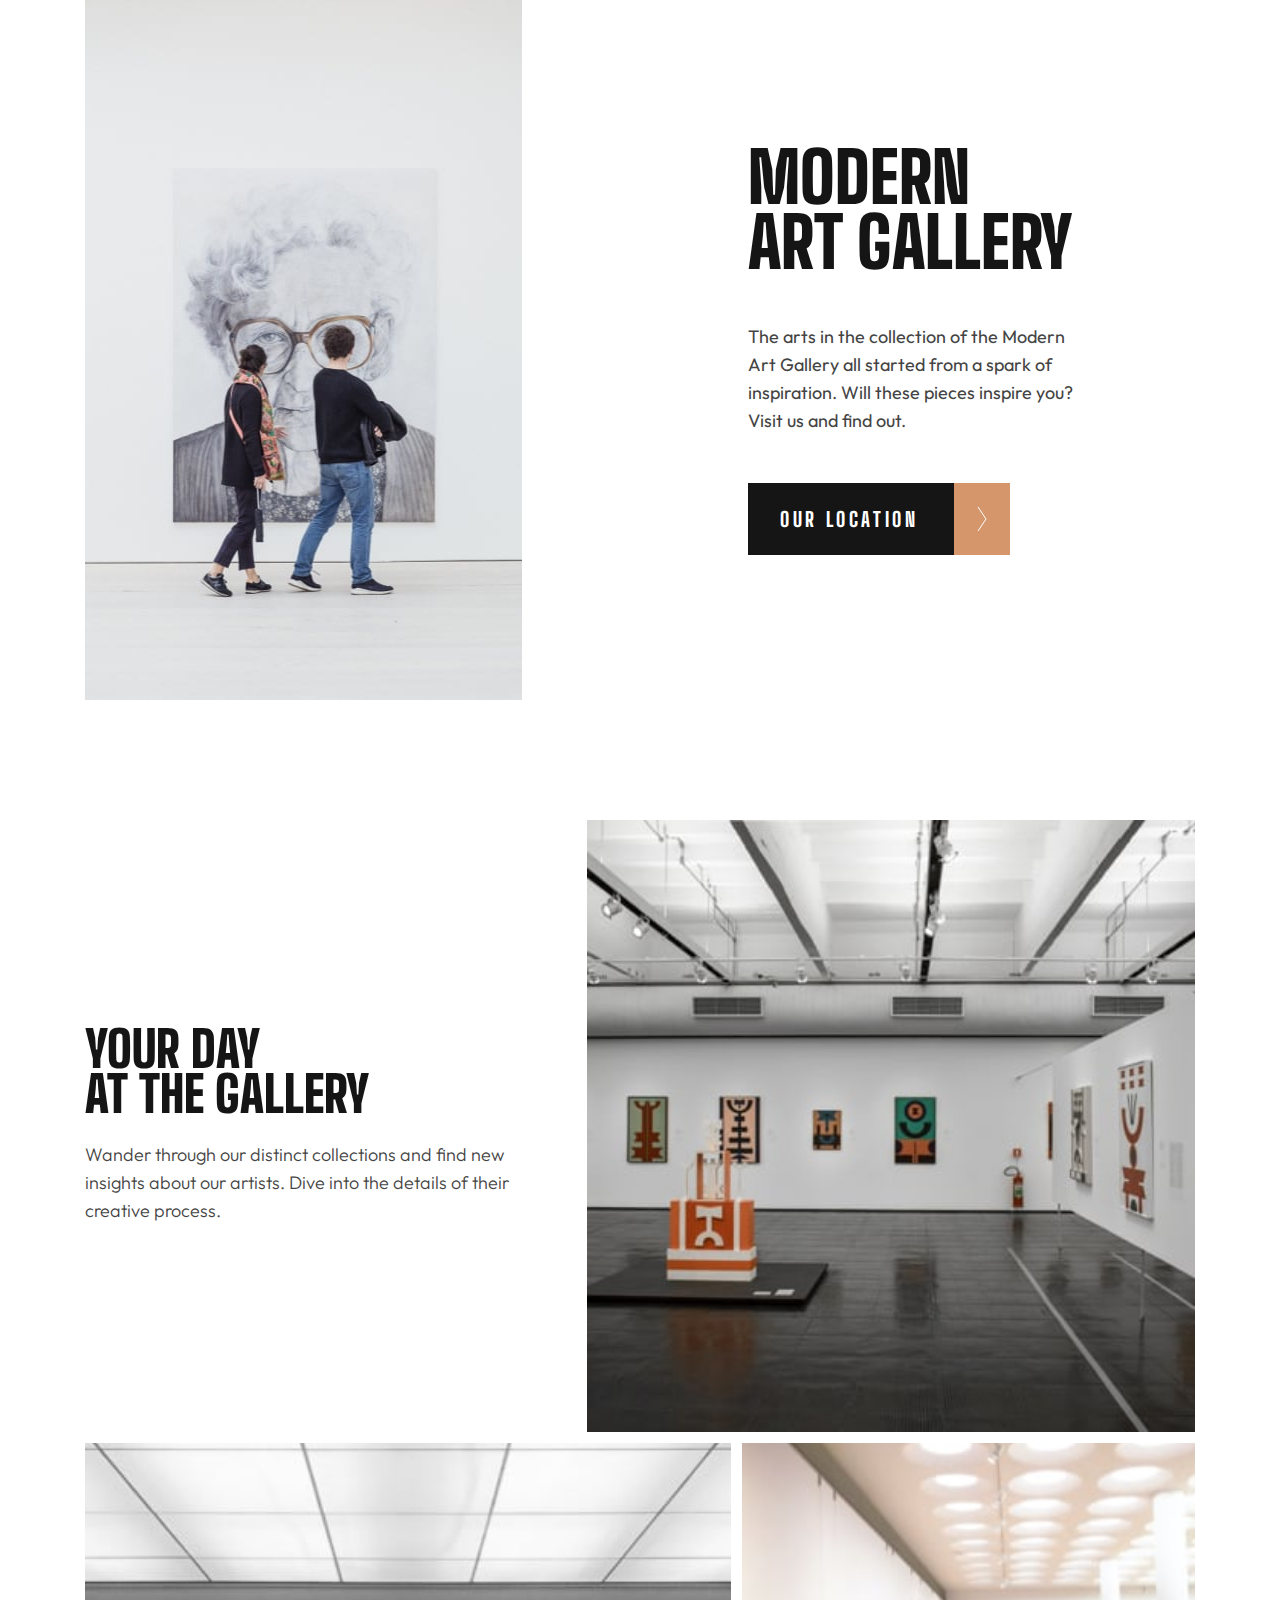
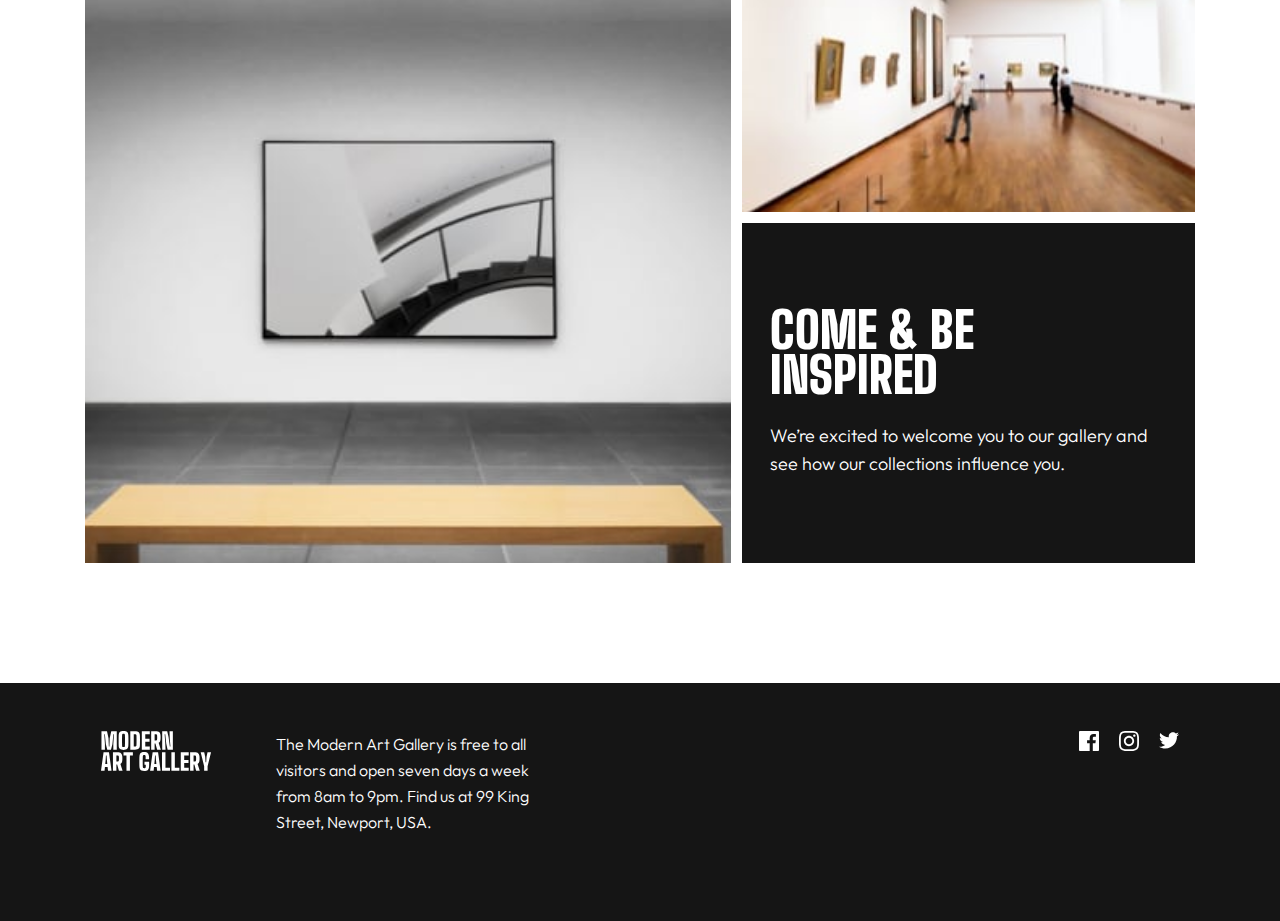
<file: index.html>
<!DOCTYPE html>
<html lang="en">

<head>
  <meta charset="UTF-8">
  <meta name="viewport" content="width=device-width, initial-scale=1.0">

  <link rel="icon" type="image/png" sizes="32x32" href="./assets/favicon-32x32.png">
  <link rel="stylesheet" href="./assets/css/style.css">
  <title>Frontend Mentor | Art gallery website</title>
</head>

<body>
  <section class="section hero">
    <div class="section-center hero-center">
      <div class="black-bg"></div>
      <div class="hero-img-container">
        <img src="./assets/images/mobile/image-hero@2x.jpg" alt="hero img" class="img hero-img-mobile">
        <img src="./assets/images/tablet/image-hero.jpg" alt="hero img" class="img hero-img-tablet">
        <img src="./assets/images/desktop/image-hero.jpg" alt="hero img" class="img hero-img-desktop">
      </div>
      <!-- start of banner -->
      <article class="banner banner-left">
        <h1 class="banner-title">Modern<br>Art
          Gallery
        </h1>
        <div></div>
      </article>
      <!-- end of banner -->
      <!-- start of banner -->
      <article class="banner banner-right">
        <div></div>
        <div>
          <p class="banner-text">
            The arts in the collection of the Modern Art Gallery all started
            from a spark of inspiration. Will these pieces inspire you? Visit
            us and find out.
          </p>
          <a href="./location.html" class="btn location-btn">
            <span>Our location</span>
            <div class="icon-container">
              <img src="./assets/images/icon-arrow-right.svg" alt="arrow right">
            </div>
          </a>
        </div>
      </article>
      <!-- end of banner -->
      <!-- start of banner -->
      <article class="banner banner-combined">
        <h1 class="banner-title">Modern<br>Art
          Gallery
        </h1>
        <div>
          <p class="banner-text">
            The arts in the collection of the Modern Art Gallery all started
            from a spark of inspiration. Will these pieces inspire you? Visit
            us and find out.
          </p>
          <a href="./location.html" class="btn location-btn">
            <span>Our location</span>
            <div class="icon-container">
              <img src="./assets/images/icon-arrow-right.svg" alt="arrow right">
            </div>
          </a>
        </div>
      </article>
      <!-- end of banner -->

    </div>
  </section>
  <section class="section about-section">
    <div class="section-center about-center">
      <article class="intro">
        <div class="intro-img-container">
          <img src="./assets/images/mobile/image-grid-1@2x.jpg" alt="" class="img intro-img-mobile">
          <img src="./assets/images/tablet/image-grid-1.jpg" alt="" class="img intro-img-tablet">
          <img src="./assets/images/desktop/image-grid-1.jpg" alt="" class="img intro-img-desktop">
        </div>
        <div class="intro-info">
          <h2 class="intro-title">
            <span>Your day</span> <span>at the gallery</span>
          </h2>
          <p class="intro-text">
            Wander through our distinct collections and find new insights about
            our artists. Dive into the details of their creative process.
          </p>
        </div>
      </article>
      <article class="inspiration">
        <div class="inspiration-img-container pic-1">
          <img src="./assets/images/mobile/image-grid-2@2x.jpg" alt="" class="img inspiration-img-mobile ">
          <img src="./assets/images/tablet/image-grid-2.jpg" alt="" class="img inspiration-img-tablet ">
          <img src="./assets/images/desktop/image-grid-2.jpg" alt="" class="img inspiration-img-desktop ">
        </div>
        <div class="inspiration-img-container pic-2">
          <img src="./assets/images/mobile/image-grid-3@2x.jpg" alt="" class="img inspiration-img-mobile">
          <img src="./assets/images/tablet/image-grid-3.jpg" alt="" class="img inspiration-img-tablet">
          <img src="./assets/images/desktop/image-grid-3.jpg" alt="" class="img inspiration-img-desktop">
        </div>
        <div class="inspiration-info">
          <h2 class="inspiration-title">
            Come &amp; be<br>inspired
          </h2>
          <p class="inspiration-text">
            We’re excited to welcome you to our gallery and see how our collections
            influence you.
          </p>
        </div>
      </article>
    </div>
  </section>

  <footer class="footer">
    <div class="section-center footer-center">
      <article class="summary">
        <div class="logo-container">
          <img src="./assets/images/logo-light.svg" alt="logo light">
        </div>
        <p class="summary-text">
          The Modern Art Gallery is free to all visitors and open seven days a week
          from 8am to 9pm. Find us at 99 King Street, Newport, USA.
        </p>
      </article>
      <div class="socials">
        <div class="logo logo-fb"></div>
        <div class="logo logo-insta"></div>
        <div class="logo logo-twitter"></div>
        <!-- <img src="./assets/images/icon-facebook.svg" alt=""> -->
        <!-- <img src="./assets/images/icon-instagram.svg" alt=""> -->
        <!-- <img src="./assets/images/icon-twitter.svg" alt=""> -->
      </div>
    </div>
  </footer>
</body>

</html>
</file>
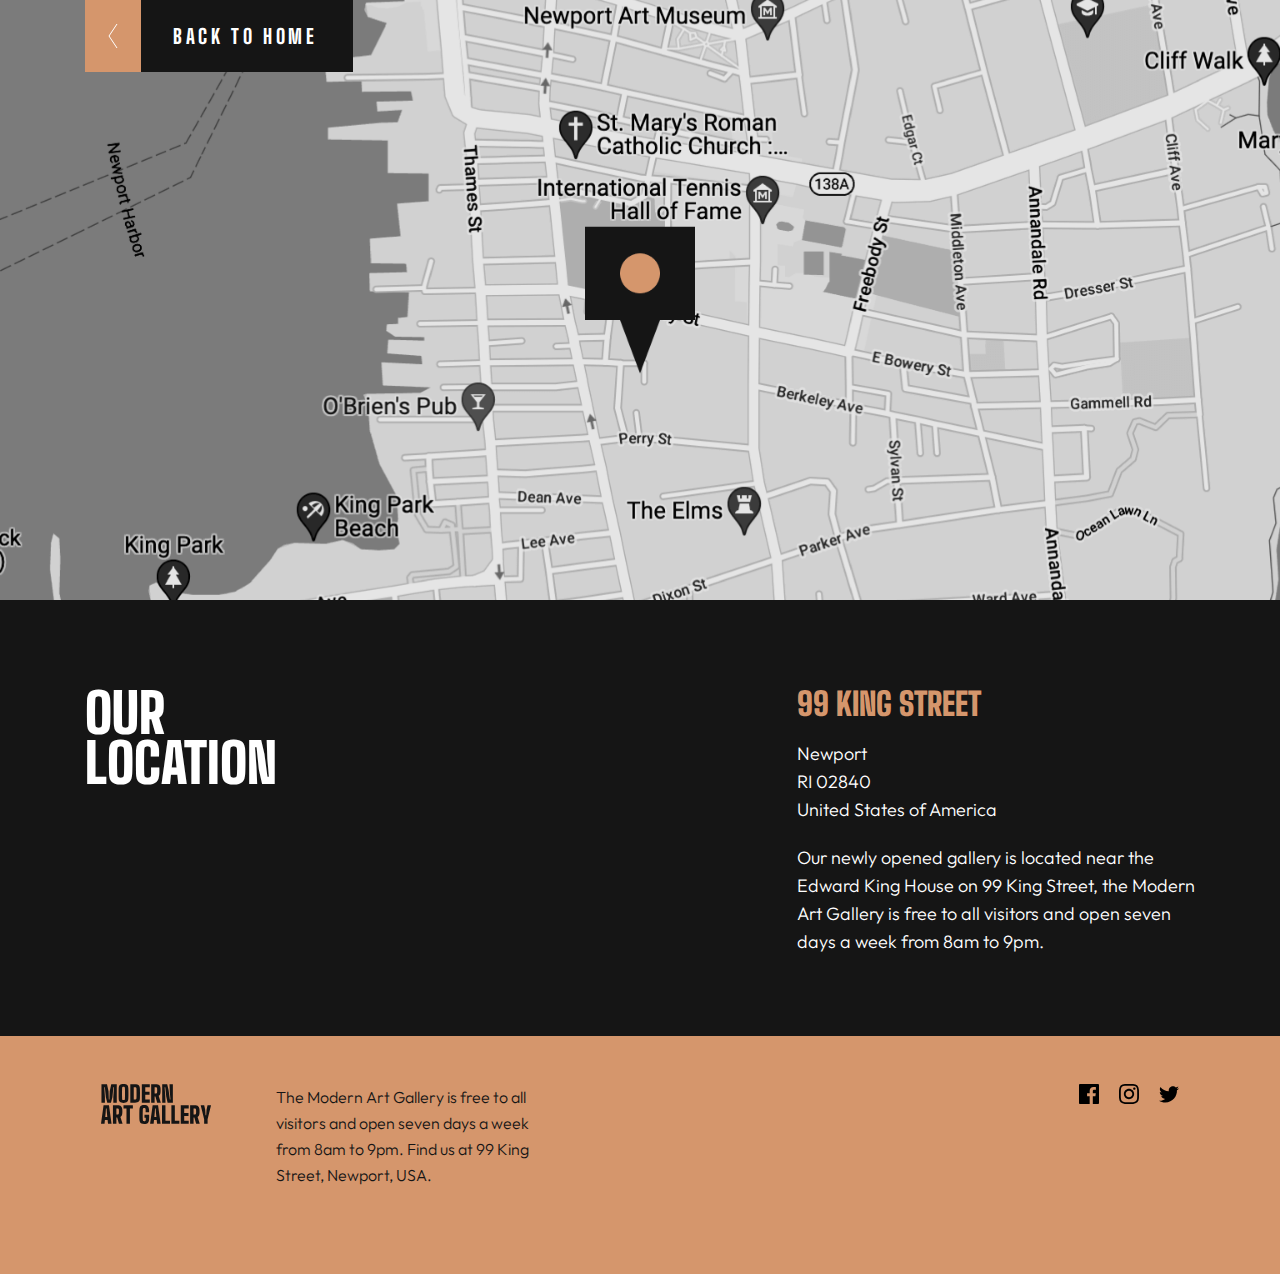
<file: location.html>
<!DOCTYPE html>
<html lang="en">

<head>
  <meta charset="UTF-8">
  <meta name="viewport" content="width=device-width, initial-scale=1.0">

  <link rel="icon" type="image/png" sizes="32x32" href="./assets/favicon-32x32.png">
  <link rel="stylesheet" href="./assets/css/style-location.css">
  <title>Frontend Mentor | Art gallery website</title>
</head>

<body>
  <header class="header">
    <div class="button-container section-center">
      <a href="./index.html" class="btn location-btn">
        <div class="icon-container">
          <img src="./assets/images/icon-arrow-left.svg" alt="arrow right">
        </div>
        <span>Back to Home</span>
      </a>
    </div>
    <img src="./assets/images/mobile/image-map@2x.png" alt="map mobile" class="img map-img-mobile">
    <img src="./assets/images/tablet/image-map@2x.png" alt="map mobile" class="img map-img-tablet">
    <img src="./assets/images/desktop/image-map@2x.png" alt="map mobile" class="img map-img-desktop">
  </header>
  <section class="location-section">
    <div class="section-center location-center">
      <!-- start of article -->
      <article class="location">
        <div class="location-left">
          <!-- title -->
          <h1 class="location-title">Our<br>location</h1>
        </div>
        <div class="location-right">
          <!-- subtitle -->
          <h2 class="location-subtitle">99 King Street</h2>
          <div class="address-container">
            <p class="city">Newport</p>
            <p class="zip-code">
              RI 02840
            </p>
            <p class="country">
              United States of America
            </p>
          </div>
          <!-- info text -->
          <p class="location-info">
            Our newly opened gallery is located near the Edward King House on 99 King
            Street, the Modern Art Gallery is free to all visitors and open seven days
            a week from 8am to 9pm.
          </p>
        </div>
      </article>
      <!-- end of article -->
    </div>
  </section>
  <footer class="footer">
    <div class="section-center footer-center">
      <article class="summary">
        <div class="logo-container">
          <img src="./assets/images/logo-dark.svg" alt="logo light">
        </div>
        <p class="summary-text">
          The Modern Art Gallery is free to all visitors and open seven days a week
          from 8am to 9pm. Find us at 99 King Street, Newport, USA.
        </p>
      </article>
      <div class="socials">
        <div class="logo logo-fb"></div>
        <div class="logo logo-insta"></div>
        <div class="logo logo-twitter"></div>
        <!-- <img src="./assets/images/fb-dark.svg" alt="" class="svg-icon-footer"> -->
        <!-- <img src="./assets/images/instagram-dark.svg" alt="" class="svg-icon-footer"> -->
        <!-- <img src="./assets/images/twitter-dark.svg" alt="" class="svg-icon-footer"> -->
      </div>
    </div>
  </footer>
</body>

</html>
</file>
<file: assets/css/style.css>
/*
=============== 
Fonts
===============
*/
@import url("https://fonts.googleapis.com/css2?family=Big+Shoulders+Display:wght@800;900&family=Outfit:wght@300&display=swap");
/*
===============
Variables
===============
*/

:root {
  /* colors */
  --dark-cream: #d5966c;
  --clr-black: #151515;
  --clr-gray: #444444;

  --clr-white: #fff;
  --ff-primary: "Roboto", sans-serif;
  --ff-secondary: "Open Sans", sans-serif;
  --transition: all 0.3s linear;
  --max-width: 1110px;
  --fixed-width: 620px;

  --font-1: "Big Shoulders Display", cursive;
  --font-2: "Outfit", sans-serif;
}
/*
=============== 
Global Styles
===============
*/

*,
::after,
::before {
  margin: 0;
  padding: 0;
  box-sizing: border-box;
}
body {
  font-family: var(--font-2);
  color: var(--clr-gray);
}
h1,
h2,
h3,
h4,
h5 {
  font-family: var(--font-1);
  color: var(--clr-black);
}
ul {
  list-style-type: none;
}
a {
  text-decoration: none;
}

/*  global classes */

/* section */
.section {
  padding: 5rem 0;
}

.section-center {
  width: 91.46vw;
  margin: 0 auto;
  max-width: var(--max-width);
}
@media screen and (min-width: 768px) {
  .section-center {
    width: 89.6vw;
  }
}
.img {
  display: block;
  width: 100%;
  object-fit: cover;
}
/* btn */
.btn {
  display: inline-flex;
}
.btn span {
  padding: 24px 35px 24px 32px;
  background: var(--clr-black);
  color: var(--clr-white);
  font-family: var(--font-1);
  font-weight: 800;
  font-size: 20px;
  line-height: 24px;
  letter-spacing: 3.63636px;
  text-transform: uppercase;
  transition: var(--transition);
}

.btn .icon-container {
  background: var(--dark-cream);
  width: 56px;
  height: 72px;
  display: grid;
  place-items: center;
  transition: var(--transition);
}
@media screen and (min-width: 1440px) {
  .btn:hover span {
    background: var(--dark-cream);
  }
  .btn:hover .icon-container {
    background: var(--clr-black);
  }
}

/* 
=================
Hero
=================
*/
.black-bg,
.douplicat {
  display: none;
}
.hero {
  padding: 0;
}
.hero-center {
  width: 100%;
}
/* hero img */
.hero-img-container {
  margin-bottom: 2rem;
}
.hero-img-mobile {
  height: 240px;
}
.hero-img-tablet {
  display: none;
}
.hero-img-desktop {
  display: none;
}
/* hero banner */
.banner-left,
.banner-right {
  display: none;
}
.banner {
  width: 91.46vw;
  margin: 0 auto;
  max-width: var(--max-width);
}
.banner-title {
  font-size: 60px;
  font-weight: 900;
  line-height: 55px;
  text-transform: uppercase;
  margin-bottom: 2rem;
}
.banner-text {
  font-size: 18px;
  line-height: 28px;
  margin-bottom: 2rem;
}
@media screen and (min-width: 768px) {
  .hero-center {
    display: grid;
    grid-template-columns: 50% 50%;
    align-items: center;
    max-width: none;

    width: 89.6vw;
    max-width: var(--max-width);
    margin: 0 auto;
  }
  .hero-img-container {
    overflow: visible;
    height: 700px;
    width: 100%;
    margin-bottom: 0;
  }
  .hero-img-mobile {
    display: none;
  }
  .hero-img-tablet {
    display: block;
    height: 700px;
    width: auto;
  }
  .banner {
    width: auto;
  }
  .banner-title {
    font-size: 70px;
    line-height: 65px;
    margin-bottom: 48px;
  }
  .banner-text {
    margin-bottom: 48px;
    max-width: 339px;
  }
}
@media screen and (min-width: 1440px) {
  .hero-center {
    display: grid;
    grid-template-columns: minmax(450px, 1fr) minmax(450px, 1fr) minmax(
        540px,
        1fr
      );
    align-items: center;
    max-width: none;
    position: relative;

    width: 100%;
    max-width: none;
    margin: 0;
  }
  /* black BG */
  .black-bg {
    display: block;
    background: var(--clr-black);
    width: 100%;
    height: 100%;
  }
  /* hero IMG */
  .hero-img-container {
    height: 800px;
  }
  .hero-img-tablet {
    display: none;
  }
  .hero-img-desktop {
    display: block;
    height: 100%;
    position: relative;
    z-index: -1;
  }
  /* Texts */

  .banner {
    position: absolute;
    max-width: var(--max-width);
    width: 89.6vw;
    left: 50%;
    transform: translateX(-50%);
    display: flex;
    justify-content: space-between;
    z-index: 1;
    z-index: 1;
    mix-blend-mode: difference;
  }

  .banner > :nth-child(1) {
    font-size: 96px;
    line-height: 88px;
    width: 514px;
    margin-bottom: 0;
    color: var(--clr-white);
    position: relative;
  }
  .banner > :nth-child(2) {
    width: 350px;
    font-size: 22px;
    line-height: 32px;
    margin-bottom: 0;
  }
  .banner-combined {
    display: none;
  }
  .banner-left {
    display: flex;
    align-items: start;
    height: 296px;
  }
  .banner-right {
    display: flex;
    justify-self: end;
    mix-blend-mode: normal;
  }
  .banner-text {
    margin-bottom: 64px;
    font-size: 22px;
    line-height: 32px;
    max-width: 350px;
  }
}
/* 
=================
About
=================
*/
.about-section {
  padding: 7.5rem 0 0;
}
.about-center {
  display: grid;
  row-gap: 32px;
}
/* intro */
.intro-img-container {
  margin-bottom: 25px;
}
.intro-img-tablet {
  display: none;
}
.intro-img-desktop {
  display: none;
}
.intro-title {
  font-weight: 900;
  font-size: 50px;
  line-height: 45px;
  text-transform: uppercase;
  margin-bottom: 21px;
}
.intro-title span {
  display: block;
}
.intro-text {
  font-weight: 300;
  font-size: 18px;
  line-height: 28px;
}
@media screen and (min-width: 768px) {
  .intro {
    display: flex;
    align-items: center;
    justify-content: space-between;
    gap: 68px;
  }
  .intro-img-container {
    min-height: 400px;
    width: auto;
    flex: 1 0 auto;
    margin-bottom: 0;
  }
  .intro-img-mobile {
    display: none;
  }
  .intro-img-tablet {
    display: block;
  }
  .intro-info {
    order: -1;
    flex: 1 1 223px;
  }
  .intro-title {
    margin-bottom: 24px;
  }
}

/* inspiration */
.inspiration {
  display: grid;
  row-gap: 16px;
}
.inspiration-img-tablet {
  display: none;
}
.inspiration-img-desktop {
  display: none;
}
.inspiration-info {
  padding: 85px 28px;
  background: var(--clr-black);
  color: var(--clr-white);
}
.inspiration-title {
  color: var(--clr-white);
  font-weight: 900;
  font-size: 50px;
  line-height: 45px;
  text-transform: uppercase;
  margin-bottom: 24px;
}
.inspiration-text {
  font-weight: 300;
  font-size: 18px;
  line-height: 28px;
}
@media screen and (min-width: 768px) {
  .about-center {
    gap: 11px;
  }
  .inspiration {
    height: 720px;
    display: grid;
    grid-template-columns: minmax(398px, 1.176fr) minmax(280px, 0.824fr);
    grid-template-rows: minmax(313px, 1fr) auto;
    grid-template-areas:
      "a b"
      "a c";
    gap: 11px;
  }
  .inspiration-img-mobile {
    display: none;
  }
  .inspiration-img-tablet {
    display: block;
  }
  .inspiration-img-container.pic-1 {
    max-height: 720px;
    height: 100%;
    width: 100%;
    grid-area: a;
  }
  .inspiration-img-container.pic-1 .img {
    height: 100%;
  }
  /* small cells */
  .inspiration-img-container.pic-2 {
    grid-area: b;
  }
  .inspiration-img-container.pic-2 .img {
    height: 100%;
  }
  .inspiration-info {
    grid-area: c;
  }
}
@media screen and (min-width: 1440px) {
  .about-section {
    padding-top: 180px;
  }
  .about-center {
    gap: 30px;
  }
  .inspiration {
    gap: 30px;
  }
  /* intro */
  .intro-title {
    font-size: 60px;
    line-height: 60px;
    margin-bottom: 32px;
  }
  .intro-text {
    font-size: 22px;
    line-height: 32px;
  }
  /* inspiration */
  .inspiration-info {
    padding: 64px 48px;
  }
  .inspiration-title {
    font-size: 60px;
    line-height: 60px;
    margin-bottom: 32px;
  }
  .inspiration-text {
    font-size: 22px;
    line-height: 32px;
  }

  /* images */
  .intro-img-tablet,
  .inspiration-img-tablet {
    display: none;
  }
  .intro-img-desktop,
  .inspiration-img-desktop {
    display: block;
  }
}
/* 
=================
Footer
=================
*/
.footer {
  background: var(--clr-black);
  margin-top: 120px;
}
.footer-center {
  padding: 48px 16px;
}
/* footer info */
.summary {
  margin-bottom: 38px;
}
.logo-container {
  margin-bottom: 38px;
}
.summary-text {
  color: var(--clr-white);
  font-weight: 300;
  font-size: 16px;
  line-height: 26px;
}
.socials {
  display: flex;
  gap: 20px;
}
.logo {
  height: 20px;
  width: 20px;
  background-color: white;
  transition: var(--transition);
}

.logo-fb {
  -webkit-mask: url(../images/fb-dark.svg) no-repeat center;
  mask: url(../images/fb-dark.svg) no-repeat center;
}
.logo-insta {
  -webkit-mask: url(../images/instagram-dark.svg) no-repeat center;
  mask: url(../images/instagram-dark.svg) no-repeat center;
}
.logo-twitter {
  -webkit-mask: url(../images/twitter-dark.svg) no-repeat center;
  mask: url(../images/twitter-dark.svg) no-repeat center;
}
@media screen and (min-width: 768px) {
  .footer-center {
    display: flex;
    align-items: start;
    justify-content: space-between;
  }
  .summary {
    display: flex;
    align-items: flex-start;
    gap: 64px;
  }
  .summary-text {
    max-width: 281px;
  }
}
@media screen and (min-width: 1440px) {
  .footer-center {
    display: flex;
    align-items: start;
    justify-content: space-between;
  }

  .summary {
    display: flex;
    align-items: flex-start;
    gap: 140px;
  }
  .logo-container img {
    height: 58px;
  }
  .summary-text {
    max-width: 430px;
  }
  .logo:hover {
    background-color: var(--dark-cream);
  }
}
</file>
<file: assets/css/style-location.css>
/*
=============== 
Fonts
===============
*/
@import url("https://fonts.googleapis.com/css2?family=Big+Shoulders+Display:wght@800;900&family=Outfit:wght@300&display=swap");
/*
===============
Variables
===============
*/

:root {
  /* colors */
  --dark-cream: #d5966c;
  --clr-black: #151515;
  --clr-gray: #444444;

  --clr-white: #fff;
  --ff-primary: "Roboto", sans-serif;
  --ff-secondary: "Open Sans", sans-serif;
  --transition: all 0.3s linear;
  --max-width: 1110px;
  --fixed-width: 620px;

  --font-1: "Big Shoulders Display", cursive;
  --font-2: "Outfit", sans-serif;
}
/*
=============== 
Global Styles
===============
*/

*,
::after,
::before {
  margin: 0;
  padding: 0;
  box-sizing: border-box;
}
body {
  font-family: var(--font-2);
  color: var(--clr-gray);
}
h1,
h2,
h3,
h4,
h5 {
  font-family: var(--font-1);
  color: var(--clr-black);
}
ul {
  list-style-type: none;
}
a {
  text-decoration: none;
}

/*  global classes */

/* section */
.section {
  padding: 5rem 0;
}

.section-center {
  width: 91.46vw;
  margin: 0 auto;
  max-width: var(--max-width);
}
@media screen and (min-width: 768px) {
  .section-center {
    width: 89.6vw;
  }
}
.img {
  display: block;
  width: 100%;
  object-fit: cover;
}
/* btn */
.btn {
  display: inline-flex;
}
.btn span {
  padding: 24px 35px 24px 32px;
  background: var(--clr-black);
  color: var(--clr-white);
  font-family: var(--font-1);
  font-weight: 800;
  font-size: 20px;
  line-height: 24px;
  letter-spacing: 3.63636px;
  text-transform: uppercase;
  transition: var(--transition);
}

.btn .icon-container {
  background: var(--dark-cream);
  width: 56px;
  height: 72px;
  display: grid;
  place-items: center;
  transition: var(--transition);
}
@media screen and (min-width: 1440px) {
  .btn:hover span {
    background: var(--dark-cream);
  }
  .btn:hover .icon-container {
    background: var(--clr-black);
  }
}

/* 
=================
Header
=================
*/
.header {
  height: 550px;
  overflow: hidden;
}
.header > img {
  width: 100%;
  height: 100%;
}
.map-img-tablet,
.map-img-desktop {
  display: none;
}
.location-btn {
  position: absolute;
}
@media screen and (min-width: 768px) {
  .header {
    height: 600px;
  }
  .map-img-mobile {
    display: none;
  }
  .map-img-tablet {
    display: block;
  }
}
@media screen and (min-width: 1440px) {
  .map-img-tablet {
    display: none;
  }
  .map-img-desktop {
    display: block;
  }
}
/* 
=================
Location
=================
*/
.location-section {
  padding: 48px 0 56px;
  background: var(--clr-black);
}
.location-title {
  color: white;
  font-weight: 900;
  font-size: 50px;
  line-height: 45px;
  text-transform: uppercase;
  margin-bottom: 48px;
}
.location-subtitle {
  color: var(--dark-cream);
  font-weight: 900;
  font-size: 32px;
  line-height: 32px;
  text-transform: uppercase;
  margin-bottom: 20px;
}
.location-right p {
  color: white;
  font-weight: 300;
  font-size: 18px;
  line-height: 28px;
}
.address-container {
  margin-bottom: 20px;
}
@media screen and (min-width: 768px) {
  .location-section {
    padding: 88px 0 80px;
  }
  .location {
    display: flex;
    gap: 68px;
    justify-content: space-between;
  }
  .location-right {
    max-width: 398px;
  }
  .location-title {
    font-size: 55px;
    line-height: 50px;
  }
}
@media screen and (min-width: 1440px) {
  .location-section {
    padding: 104px 0 128px;
  }
  .location-title {
    font-size: 70px;
    line-height: 70px;
  }
  .location-subtitle {
    margin-bottom: 24px;
    font-size: 36px;
    line-height: 36px;
  }
  .location p {
    font-size: 22px;
    line-height: 32px;
  }
  .address-container {
    margin-bottom: 32px;
  }
  .location-right {
    max-width: 540px;
  }
}
/* 
=================
Footer
=================
*/
.footer {
  background: var(--dark-cream);
}
.footer-center {
  padding: 48px 16px;
}
/* footer info */
.summary {
  margin-bottom: 38px;
}
.logo-container {
  margin-bottom: 38px;
}
.summary-text {
  color: var(--clr-black);
  font-weight: 300;
  font-size: 16px;
  line-height: 26px;
}
.socials {
  display: flex;
  gap: 20px;
}
.logo {
  height: 20px;
  width: 20px;
  background-color: black;
  transition: var(--transition);
}

.logo-fb {
  -webkit-mask: url(../images/fb-dark.svg) no-repeat center;
  mask: url(../images/fb-dark.svg) no-repeat center;
}
.logo-insta {
  -webkit-mask: url(../images/instagram-dark.svg) no-repeat center;
  mask: url(../images/instagram-dark.svg) no-repeat center;
}
.logo-twitter {
  -webkit-mask: url(../images/twitter-dark.svg) no-repeat center;
  mask: url(../images/twitter-dark.svg) no-repeat center;
}
@media screen and (min-width: 768px) {
  .footer-center {
    display: flex;
    align-items: start;
    justify-content: space-between;
  }
  .summary {
    display: flex;
    align-items: flex-start;
    gap: 64px;
  }
  .summary-text {
    max-width: 281px;
  }
}
@media screen and (min-width: 1440px) {
  .footer-center {
    display: flex;
    align-items: start;
    justify-content: space-between;
  }

  .summary {
    display: flex;
    align-items: flex-start;
    gap: 140px;
  }
  .logo-container img {
    height: 58px;
  }
  .summary-text {
    max-width: 430px;
  }
  .logo:hover {
    background-color: white;
  }
}
</file>
